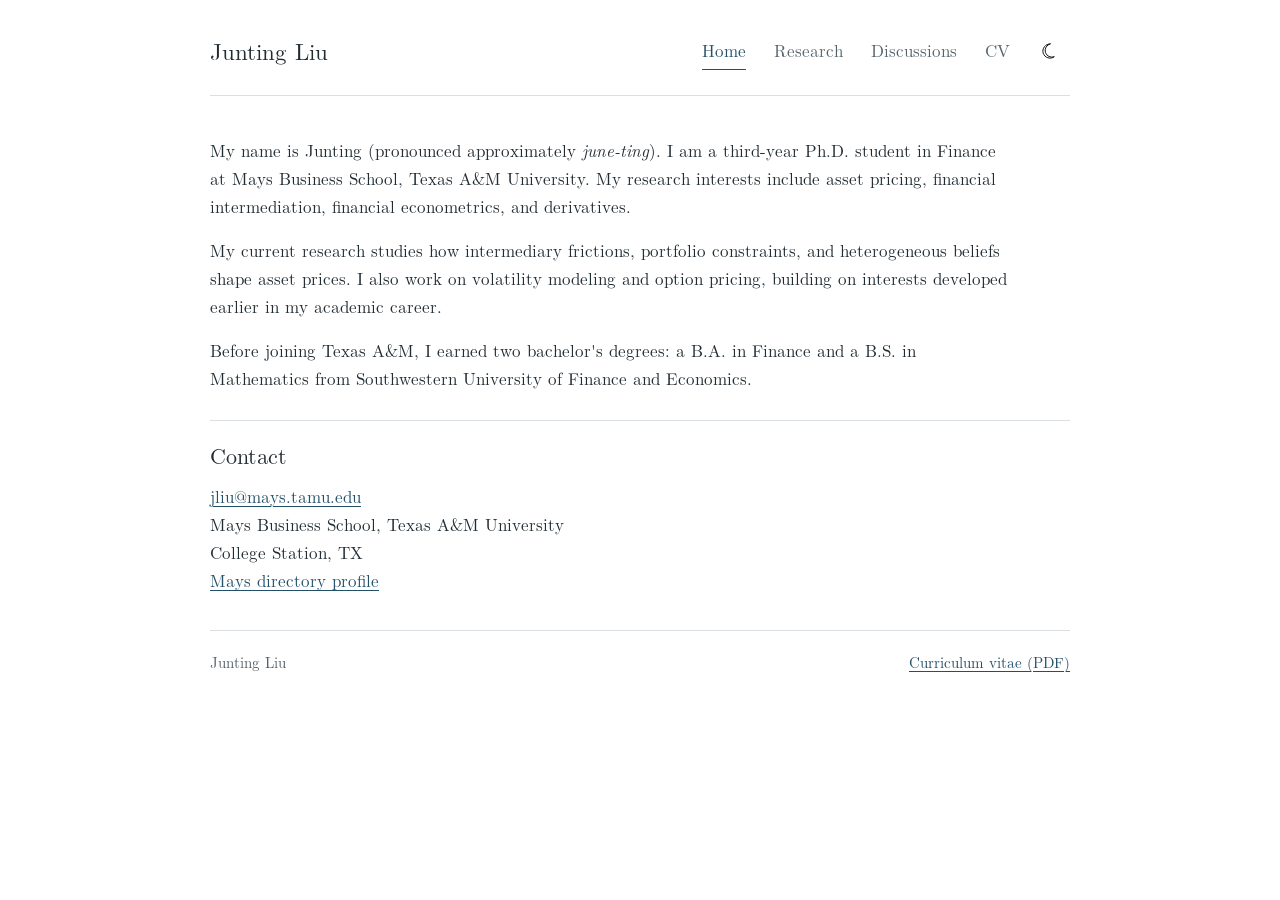
<file: index.html>
<!doctype html>
<html lang="en">
<head>
  <meta charset="utf-8">
  <!-- Google Analytics -->
  <script async src="https://www.googletagmanager.com/gtag/js?id=G-PS5CXYRZGP"></script>
  <script>
    window.dataLayer = window.dataLayer || [];
    function gtag(){dataLayer.push(arguments);}
    gtag('js', new Date());
    gtag('config', 'G-PS5CXYRZGP', {
      allow_google_signals: false,
      allow_ad_personalization_signals: false
    });
  </script>
  <meta name="viewport" content="width=device-width, initial-scale=1">
  <title>Junting Liu, Finance PhD Student at Texas A&amp;M University</title>
  <meta name="description" content="Junting Liu is a Ph.D. student in Finance at Mays Business School, Texas A&M University. Research in asset pricing and financial intermediation.">
  <link rel="canonical" href="https://jtliu99.github.io/">
  <meta name="google-site-verification" content="plLD_HioSbYyQ52yzHlCwXA9hFJlAKX7fOF1kHchPmY">
  <link rel="preload" href="assets/fonts/lmroman10-regular.otf" as="font" type="font/otf" crossorigin>
  <script src="theme.js"></script>
  <link rel="stylesheet" href="style.css">
</head>
<body>
  <a class="skip-link" href="#main">Skip to content</a>
  <header class="site-header"><div class="header-inner">
    <a class="site-name" href="index.html">Junting Liu</a>
    <div class="header-actions">
    <nav aria-label="Main navigation">
      <a href="index.html" aria-current="page">Home</a>
      <a href="research.html">Research</a>
      <a href="discussions.html">Discussions</a>
      <a href="cv.html">CV</a>
    </nav>
      <button class="theme-toggle" type="button" aria-label="Dark mode" aria-pressed="false" title="Switch to dark mode" hidden>
        <svg viewBox="0 0 24 24" fill="none" stroke="currentColor" stroke-width="1.2" stroke-linecap="round" stroke-linejoin="round" aria-hidden="true" focusable="false">
          <path d="M15.07 3.01 A9.5 9.5 0 1 0 15.07 20.99 A9 9 0 1 1 15.07 3.01 Z" transform="rotate(-18 12 12)" />
        </svg>
      </button>
    </div>
  </div></header>
  <main id="main">
    <div class="home-copy">
      <p>My name is Junting (pronounced approximately <em>june-ting</em>). I am a third-year Ph.D. student in Finance at Mays Business School, Texas A&amp;M University. My research interests include asset pricing, financial intermediation, financial econometrics, and derivatives.</p>
      <p>My current research studies how intermediary frictions, portfolio constraints, and heterogeneous beliefs shape asset prices. I also work on volatility modeling and option pricing, building on interests developed earlier in my academic career.</p>
      <p>Before joining Texas A&amp;M, I earned two bachelor's degrees: a B.A. in Finance and a B.S. in Mathematics from Southwestern University of Finance and Economics.</p>
    </div>
    <section class="contact" aria-labelledby="contact-heading">
      <h2 id="contact-heading">Contact</h2>
      <address><a href="mailto:jliu@mays.tamu.edu">jliu@mays.tamu.edu</a><br>Mays Business School, Texas A&amp;M University<br>College Station, TX<br><a href="https://mays.tamu.edu/directory/junting-liu/">Mays directory profile</a></address>
    </section>
  </main>
  <footer class="site-footer"><div class="footer-inner"><span>Junting Liu</span><a href="CV-Junting.pdf">Curriculum vitae (PDF)</a></div></footer>
</body>
</html>
</file>
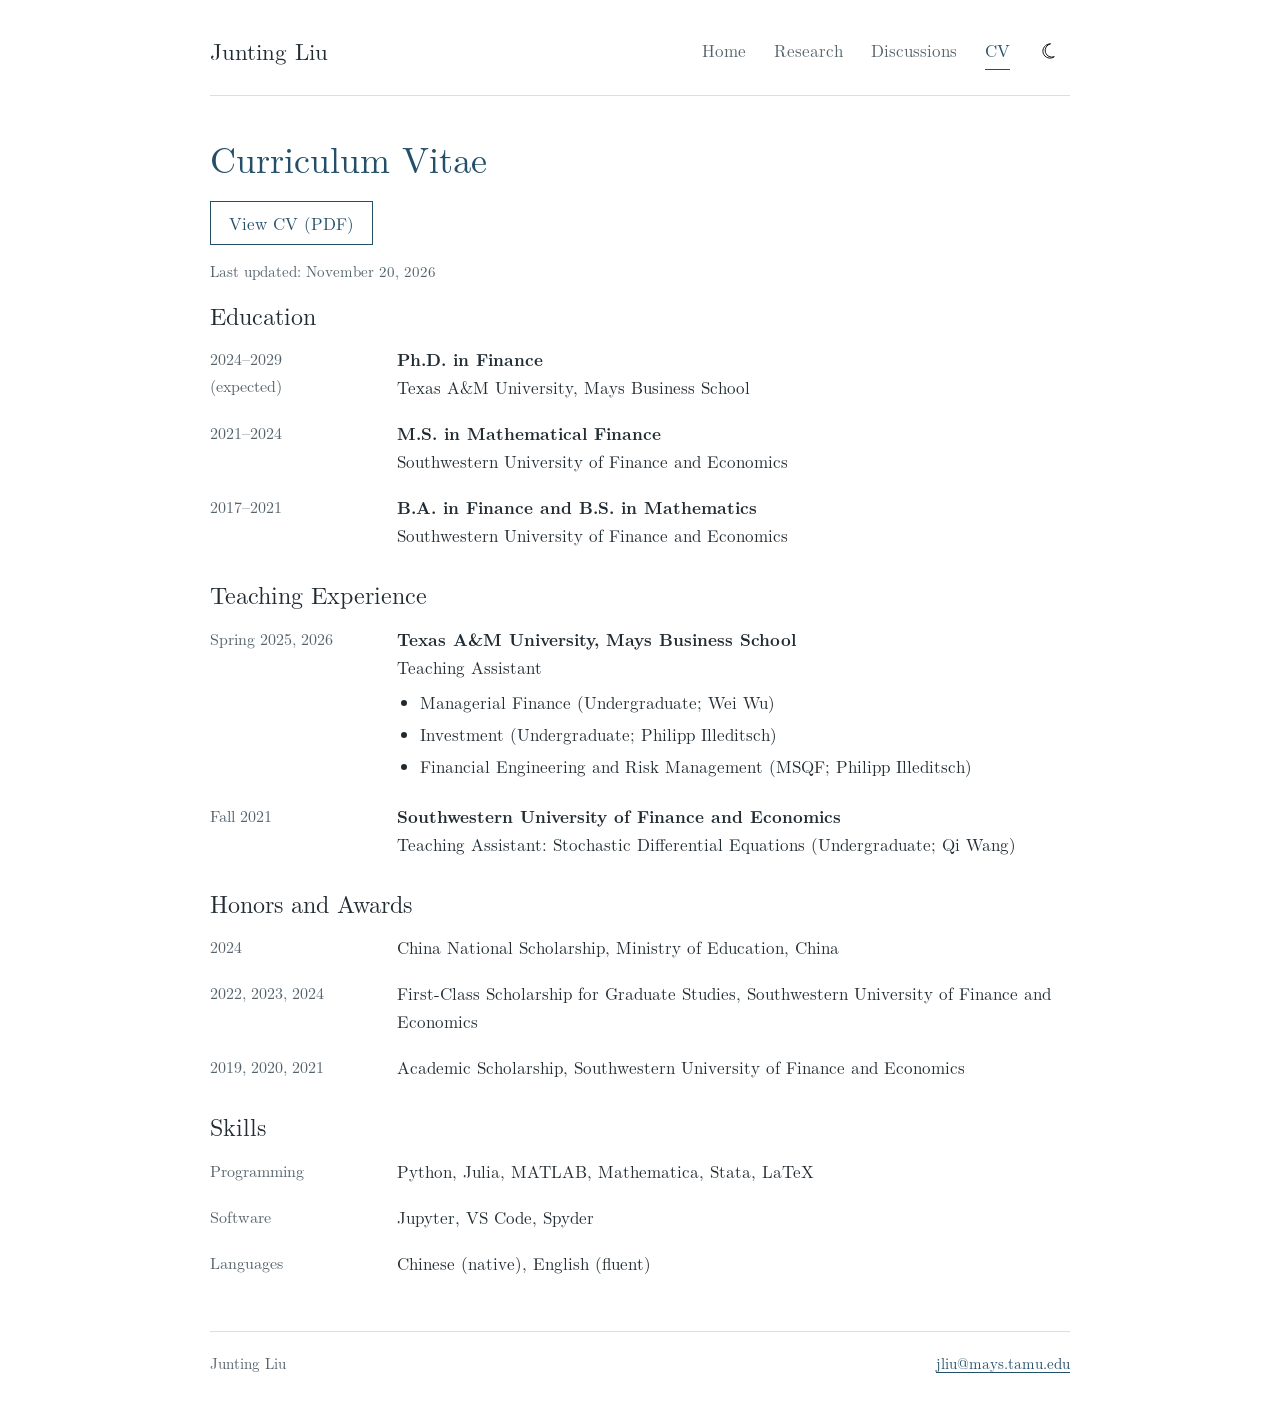
<file: cv.html>
<!doctype html>
<html lang="en">
<head>
  <meta charset="utf-8">
  <!-- Google Analytics -->
  <script async src="https://www.googletagmanager.com/gtag/js?id=G-PS5CXYRZGP"></script>
  <script>
    window.dataLayer = window.dataLayer || [];
    function gtag(){dataLayer.push(arguments);}
    gtag('js', new Date());
    gtag('config', 'G-PS5CXYRZGP', {
      allow_google_signals: false,
      allow_ad_personalization_signals: false
    });
  </script>
  <meta name="viewport" content="width=device-width, initial-scale=1">
  <title>Curriculum Vitae | Junting Liu</title>
  <link rel="canonical" href="https://jtliu99.github.io/cv.html">
  <meta name="description" content="Junting Liu's curriculum vitae, education, teaching experience, honors, and skills.">
  <link rel="preload" href="assets/fonts/lmroman10-regular.otf" as="font" type="font/otf" crossorigin>
  <script src="theme.js"></script>
  <link rel="stylesheet" href="style.css">
</head>
<body>
  <a class="skip-link" href="#main">Skip to content</a>
  <header class="site-header"><div class="header-inner">
    <a class="site-name" href="index.html">Junting Liu</a>
    <div class="header-actions">
    <nav aria-label="Main navigation"><a href="index.html">Home</a><a href="research.html">Research</a><a href="discussions.html">Discussions</a><a href="cv.html" aria-current="page">CV</a></nav>
      <button class="theme-toggle" type="button" aria-label="Dark mode" aria-pressed="false" title="Switch to dark mode" hidden>
        <svg viewBox="0 0 24 24" fill="none" stroke="currentColor" stroke-width="1.2" stroke-linecap="round" stroke-linejoin="round" aria-hidden="true" focusable="false">
          <path d="M15.07 3.01 A9.5 9.5 0 1 0 15.07 20.99 A9 9 0 1 1 15.07 3.01 Z" transform="rotate(-18 12 12)" />
        </svg>
      </button>
    </div>
  </div></header>
  <main id="main">
    <h1>Curriculum Vitae</h1>
    <a class="pdf-link" href="CV-Junting.pdf">View CV (PDF)</a>
    <p class="update">Last updated: November 20, 2026</p>
    <section aria-labelledby="education">
      <h2 id="education">Education</h2>
      <div class="cv-row"><div class="date">2024–2029<br>(expected)</div><p><strong>Ph.D. in Finance</strong><br>Texas A&amp;M University, Mays Business School</p></div>
      <div class="cv-row"><div class="date">2021–2024</div><p><strong>M.S. in Mathematical Finance</strong><br>Southwestern University of Finance and Economics</p></div>
      <div class="cv-row"><div class="date">2017–2021</div><p><strong>B.A. in Finance and B.S. in Mathematics</strong><br>Southwestern University of Finance and Economics</p></div>
    </section>
    <section aria-labelledby="teaching">
      <h2 id="teaching">Teaching Experience</h2>
      <div class="cv-row"><div class="date">Spring 2025, 2026</div><div><strong>Texas A&amp;M University, Mays Business School</strong><br>Teaching Assistant
        <ul><li>Managerial Finance (Undergraduate; Wei Wu)</li><li>Investment (Undergraduate; Philipp Illeditsch)</li><li>Financial Engineering and Risk Management (MSQF; Philipp Illeditsch)</li></ul>
      </div></div>
      <div class="cv-row"><div class="date">Fall 2021</div><p><strong>Southwestern University of Finance and Economics</strong><br>Teaching Assistant: Stochastic Differential Equations (Undergraduate; Qi Wang)</p></div>
    </section>
    <section aria-labelledby="honors">
      <h2 id="honors">Honors and Awards</h2>
      <div class="cv-row"><div class="date">2024</div><p>China National Scholarship, Ministry of Education, China</p></div>
      <div class="cv-row"><div class="date">2022, 2023, 2024</div><p>First-Class Scholarship for Graduate Studies, Southwestern University of Finance and Economics</p></div>
      <div class="cv-row"><div class="date">2019, 2020, 2021</div><p>Academic Scholarship, Southwestern University of Finance and Economics</p></div>
    </section>
    <section aria-labelledby="skills">
      <h2 id="skills">Skills</h2>
      <div class="cv-row"><div class="date">Programming</div><p>Python, Julia, MATLAB, Mathematica, Stata, LaTeX</p></div>
      <div class="cv-row"><div class="date">Software</div><p>Jupyter, VS Code, Spyder</p></div>
      <div class="cv-row"><div class="date">Languages</div><p>Chinese (native), English (fluent)</p></div>
    </section>
  </main>
  <footer class="site-footer"><div class="footer-inner"><span>Junting Liu</span><a href="mailto:jliu@mays.tamu.edu">jliu@mays.tamu.edu</a></div></footer>
</body>
</html>
</file>
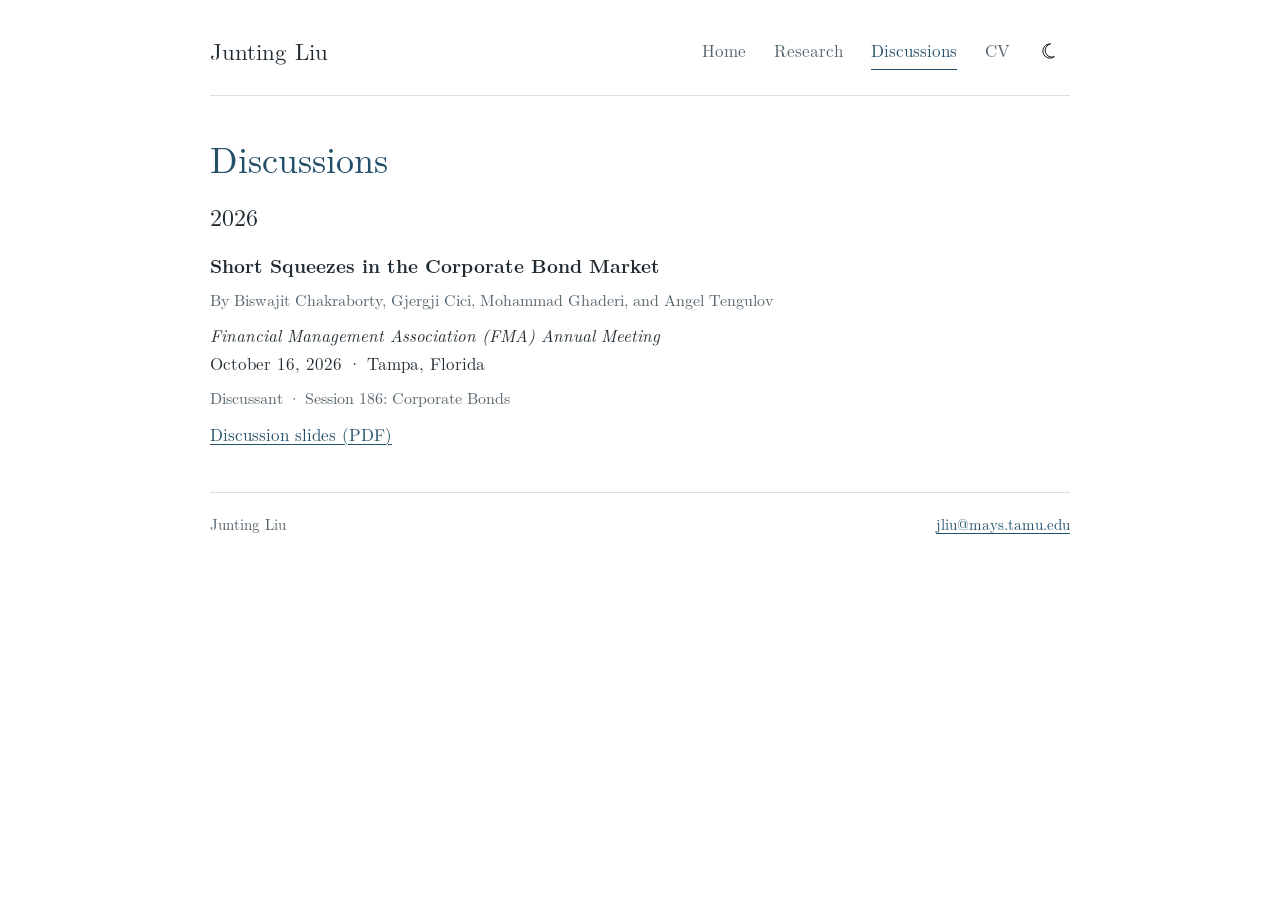
<file: discussions.html>
<!doctype html>
<html lang="en">
<head>
  <meta charset="utf-8">
  <!-- Google Analytics -->
  <script async src="https://www.googletagmanager.com/gtag/js?id=G-PS5CXYRZGP"></script>
  <script>
    window.dataLayer = window.dataLayer || [];
    function gtag(){dataLayer.push(arguments);}
    gtag('js', new Date());
    gtag('config', 'G-PS5CXYRZGP', {
      allow_google_signals: false,
      allow_ad_personalization_signals: false
    });
  </script>
  <meta name="viewport" content="width=device-width, initial-scale=1">
  <title>Discussions | Junting Liu</title>
  <link rel="canonical" href="https://jtliu99.github.io/discussions.html">
  <meta name="description" content="Conference paper discussions by Junting Liu, Ph.D. student in Finance at Mays Business School, Texas A&M University.">
  <link rel="preload" href="assets/fonts/lmroman10-regular.otf" as="font" type="font/otf" crossorigin>
  <script src="theme.js"></script>
  <link rel="stylesheet" href="style.css">
</head>
<body>
  <a class="skip-link" href="#main">Skip to content</a>
  <header class="site-header"><div class="header-inner">
    <a class="site-name" href="index.html">Junting Liu</a>
    <div class="header-actions">
    <nav aria-label="Main navigation"><a href="index.html">Home</a><a href="research.html">Research</a><a href="discussions.html" aria-current="page">Discussions</a><a href="cv.html">CV</a></nav>
      <button class="theme-toggle" type="button" aria-label="Dark mode" aria-pressed="false" title="Switch to dark mode" hidden>
        <svg viewBox="0 0 24 24" fill="none" stroke="currentColor" stroke-width="1.2" stroke-linecap="round" stroke-linejoin="round" aria-hidden="true" focusable="false">
          <path d="M15.07 3.01 A9.5 9.5 0 1 0 15.07 20.99 A9 9 0 1 1 15.07 3.01 Z" transform="rotate(-18 12 12)" />
        </svg>
      </button>
    </div>
  </div></header>
  <main id="main">
    <h1>Discussions</h1>
    <section aria-labelledby="discussions-2026">
      <h2 id="discussions-2026">2026</h2>
      <article class="paper">
        <h3>Short Squeezes in the Corporate Bond Market</h3>
        <p class="byline">By Biswajit Chakraborty, Gjergji Cici, Mohammad Ghaderi, and Angel Tengulov</p>
        <p><em>Financial Management Association (FMA) Annual Meeting</em><br><time datetime="2026-10-16">October 16, 2026</time> · Tampa, Florida</p>
        <p class="status">Discussant · Session 186: Corporate Bonds</p>
        <p><a href="https://drive.google.com/file/d/1QUr2h1a2eVXJVfX9wTLat1TwrVuUHxIK/view?usp=drivesdk">Discussion slides (PDF)</a></p>
      </article>
    </section>
  </main>
  <footer class="site-footer"><div class="footer-inner"><span>Junting Liu</span><a href="mailto:jliu@mays.tamu.edu">jliu@mays.tamu.edu</a></div></footer>
</body>
</html>
</file>
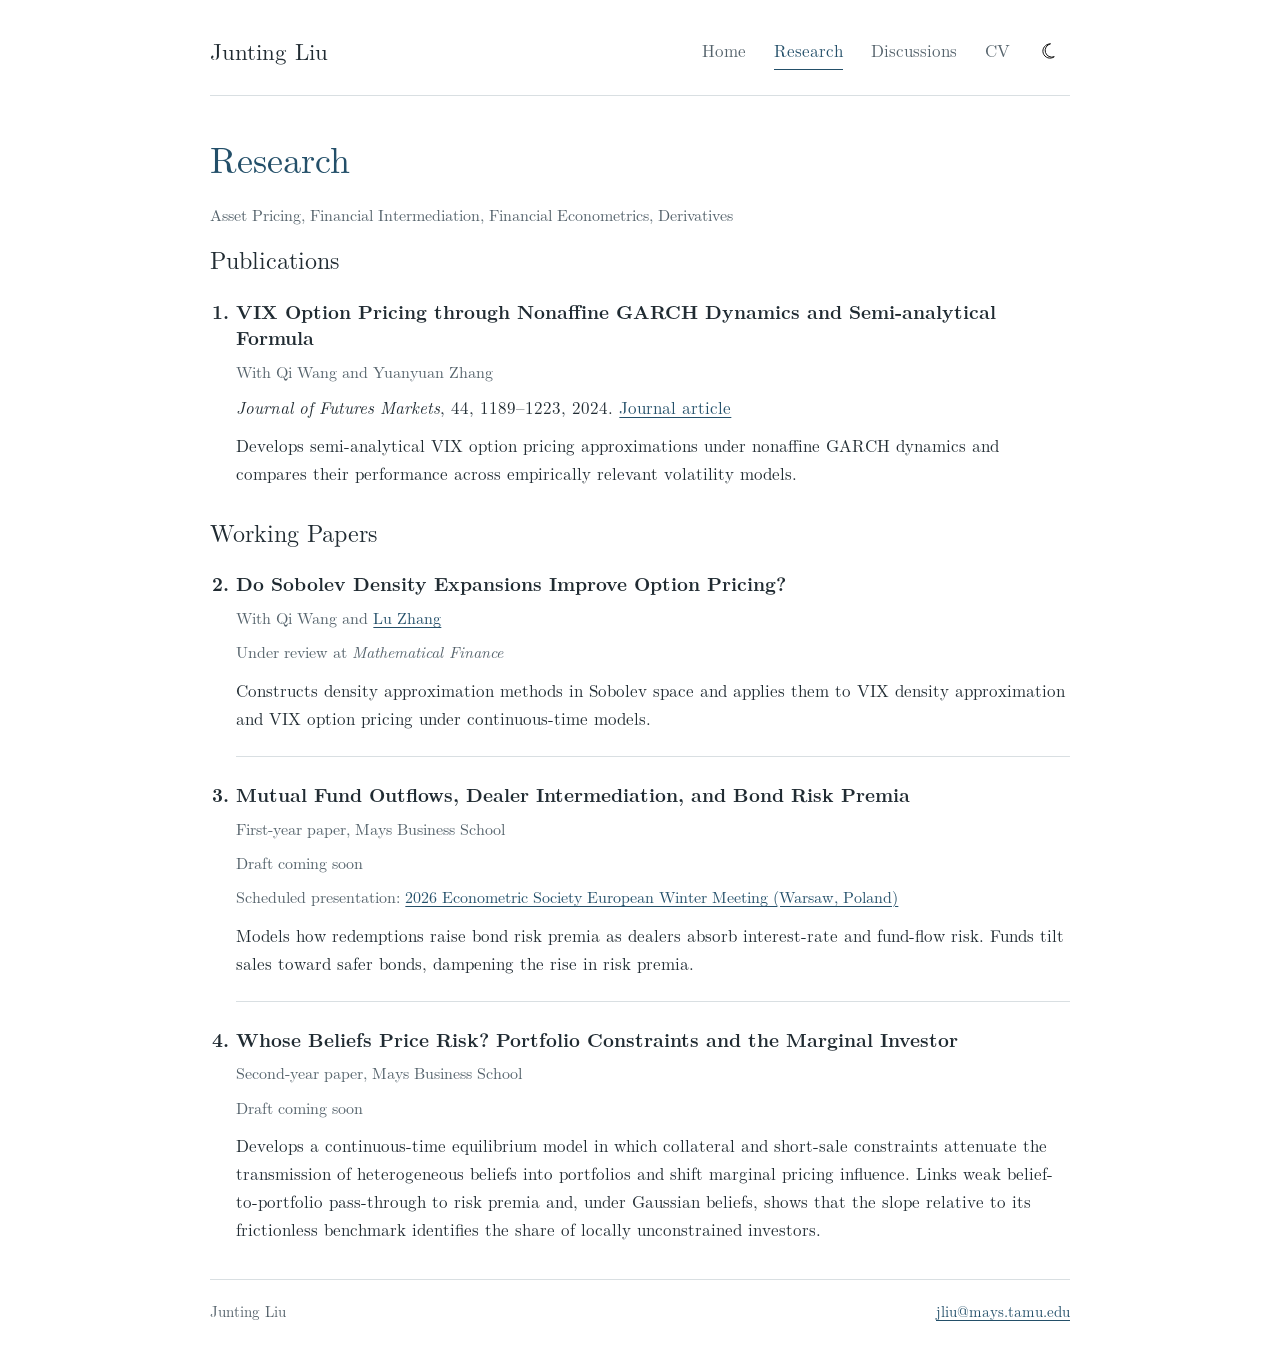
<file: research.html>
<!doctype html>
<html lang="en">
<head>
  <meta charset="utf-8">
  <!-- Google Analytics -->
  <script async src="https://www.googletagmanager.com/gtag/js?id=G-PS5CXYRZGP"></script>
  <script>
    window.dataLayer = window.dataLayer || [];
    function gtag(){dataLayer.push(arguments);}
    gtag('js', new Date());
    gtag('config', 'G-PS5CXYRZGP', {
      allow_google_signals: false,
      allow_ad_personalization_signals: false
    });
  </script>
  <meta name="viewport" content="width=device-width, initial-scale=1">
  <title>Research | Junting Liu</title>
  <link rel="canonical" href="https://jtliu99.github.io/research.html">
  <meta name="description" content="Publications and working papers by Junting Liu in asset pricing, financial intermediation, financial econometrics, and derivatives.">
  <link rel="preload" href="assets/fonts/lmroman10-regular.otf" as="font" type="font/otf" crossorigin>
  <script src="theme.js"></script>
  <link rel="stylesheet" href="style.css">
</head>
<body>
  <a class="skip-link" href="#main">Skip to content</a>
  <header class="site-header"><div class="header-inner">
    <a class="site-name" href="index.html">Junting Liu</a>
    <div class="header-actions">
    <nav aria-label="Main navigation"><a href="index.html">Home</a><a href="research.html" aria-current="page">Research</a><a href="discussions.html">Discussions</a><a href="cv.html">CV</a></nav>
      <button class="theme-toggle" type="button" aria-label="Dark mode" aria-pressed="false" title="Switch to dark mode" hidden>
        <svg viewBox="0 0 24 24" fill="none" stroke="currentColor" stroke-width="1.2" stroke-linecap="round" stroke-linejoin="round" aria-hidden="true" focusable="false">
          <path d="M15.07 3.01 A9.5 9.5 0 1 0 15.07 20.99 A9 9 0 1 1 15.07 3.01 Z" transform="rotate(-18 12 12)" />
        </svg>
      </button>
    </div>
  </div></header>
  <main id="main">
    <h1>Research</h1>
    <p class="interests">Asset Pricing, Financial Intermediation, Financial Econometrics, Derivatives</p>
    <section aria-labelledby="publications">
      <h2 id="publications">Publications</h2>
      <ol class="paper-list">
      <li class="paper"><article>
        <h3><a class="paper-title-link" href="https://doi.org/10.1002/fut.22504">VIX Option Pricing through Nonaffine GARCH Dynamics and Semi-analytical Formula</a></h3>
        <p class="byline">With Qi Wang and Yuanyuan Zhang</p>
        <p><em>Journal of Futures Markets</em>, 44, 1189–1223, 2024. <a href="https://doi.org/10.1002/fut.22504">Journal article</a></p>
        <p class="abstract">Develops semi-analytical VIX option pricing approximations under nonaffine GARCH dynamics and compares their performance across empirically relevant volatility models.</p>
      </article></li>
      </ol>
    </section>
    <section aria-labelledby="working-papers">
      <h2 id="working-papers">Working Papers</h2>
      <ol class="paper-list" start="2">
      <li class="paper"><article>
        <h3>Do Sobolev Density Expansions Improve Option Pricing?</h3>
        <p class="byline">With Qi Wang and <a href="https://luzhanghpp.github.io">Lu Zhang</a></p>
        <p class="status">Under review at <em>Mathematical Finance</em></p>
        <p class="abstract">Constructs density approximation methods in Sobolev space and applies them to VIX density approximation and VIX option pricing under continuous-time models.</p>
      </article></li>
      <li class="paper"><article>
        <h3>Mutual Fund Outflows, Dealer Intermediation, and Bond Risk Premia</h3>
        <p class="byline">First-year paper, Mays Business School</p>
        <p class="status">Draft coming soon</p>
        <p class="status">Scheduled presentation: <a href="https://ewmes2026.pl/">2026 Econometric Society European Winter Meeting (Warsaw, Poland)</a></p>
        <p class="abstract">Models how redemptions raise bond risk premia as dealers absorb interest-rate and fund-flow risk. Funds tilt sales toward safer bonds, dampening the rise in risk premia.</p>
      </article></li>
      <li class="paper"><article>
        <h3>Whose Beliefs Price Risk? Portfolio Constraints and the Marginal Investor</h3>
        <p class="byline">Second-year paper, Mays Business School</p>
        <p class="status">Draft coming soon</p>
        <p class="abstract">Develops a continuous-time equilibrium model in which collateral and short-sale constraints attenuate the transmission of heterogeneous beliefs into portfolios and shift marginal pricing influence. Links weak belief-to-portfolio pass-through to risk premia and, under Gaussian beliefs, shows that the slope relative to its frictionless benchmark identifies the share of locally unconstrained investors.</p>
      </article></li>
      </ol>
    </section>
  </main>
  <footer class="site-footer"><div class="footer-inner"><span>Junting Liu</span><a href="mailto:jliu@mays.tamu.edu">jliu@mays.tamu.edu</a></div></footer>
</body>
</html>
</file>
<file: style.css>
@font-face {
  font-family: 'Latin Modern Roman';
  src: url('assets/fonts/lmroman10-regular.otf') format('opentype');
  font-style: normal;
  font-weight: 400;
  font-display: swap;
}
@font-face {
  font-family: 'Latin Modern Roman';
  src: url('assets/fonts/lmroman10-bold.otf') format('opentype');
  font-style: normal;
  font-weight: 700;
  font-display: swap;
}
@font-face {
  font-family: 'Latin Modern Roman';
  src: url('assets/fonts/lmroman10-italic.otf') format('opentype');
  font-style: italic;
  font-weight: 400;
  font-display: swap;
}
@font-face {
  font-family: 'Latin Modern Roman';
  src: url('assets/fonts/lmroman10-bolditalic.otf') format('opentype');
  font-style: italic;
  font-weight: 700;
  font-display: swap;
}
:root {
  --body-size: 17px;
  --title-size: 36px;
  --heading-size: 24px;
  --ink: #202b32;
  --muted: #53616a;
  --accent: #234f69;
  --rule: #d9dfe2;
  --background: #fff;
  --hover: #f4f7f8;
  --link-hover: #0e293d;
  --icon: #111;
  color-scheme: light;
}
:root[data-theme='dark'] {
  --ink: #e2e5e8;
  --muted: #adb6bd;
  --accent: #a5c4d8;
  --rule: #363d44;
  --background: #191d21;
  --hover: #262d34;
  --link-hover: #d0e5f2;
  --icon: #e2e5e8;
  color-scheme: dark;
}
* { box-sizing: border-box; }
html { scroll-behavior: smooth; }
body {
  margin: 0;
  background: var(--background);
  color: var(--ink);
  font-family: 'Latin Modern Roman', serif;
  font-size: var(--body-size);
  line-height: 1.65;
  font-synthesis: none;
  -webkit-font-smoothing: antialiased;
}
a { color: var(--accent); text-decoration-thickness: 1px; text-underline-offset: .19em; }
a:hover { color: var(--link-hover); text-decoration-thickness: 2px; }
a:focus-visible, button:focus-visible { outline: 2px solid var(--accent); outline-offset: 5px; }
button, input, select, textarea { font: inherit; }
.skip-link { position: absolute; top: -100px; left: 20px; background: var(--background); padding: 8px 14px; z-index: 3; }
.skip-link:focus { top: 12px; }
.site-header, main, .site-footer { max-width: 940px; margin-inline: auto; padding-inline: 40px; }
.header-inner { display: flex; align-items: center; justify-content: space-between; gap: 28px; padding-block: 31px 24px; border-bottom: 1px solid var(--rule); }
.site-name { font-size: 23px; color: var(--ink); text-decoration: none; white-space: nowrap; }
.header-actions { display: flex; align-items: center; gap: 20px; }
.theme-toggle { display: inline-flex; align-items: center; justify-content: center; flex: 0 0 40px; width: 40px; height: 40px; padding: 8px; border: 0; border-radius: 50%; background: transparent; color: var(--icon); cursor: pointer; }
.theme-toggle[hidden] { display: none; }
.theme-toggle:hover { background: var(--hover); }
.theme-toggle svg { display: block; width: 18px; height: 18px; }
nav { display: flex; flex-wrap: wrap; gap: 8px 28px; }
nav a { color: var(--muted); text-decoration: none; padding-block: 4px; font-size: 17px; }
nav a[aria-current='page'] { color: var(--accent); border-bottom: 1px solid var(--accent); }
main { padding-top: 40px; padding-bottom: 36px; }
h1, h2, h3, p { margin-top: 0; }
h1 { margin-bottom: 22px; font-size: var(--title-size); line-height: 1.2; font-weight: 400; color: var(--accent); }
h2 { font-size: var(--heading-size); line-height: 1.3; font-weight: 400; margin-bottom: 14px; }
h3 { font-size: 19px; line-height: 1.4; margin-bottom: 8px; font-weight: 700; }
p { margin-bottom: 16px; }
.intro { margin-bottom: 38px; }
.intro h1 { margin-bottom: 12px; }
.subtitle { font-size: 19px; line-height: 1.5; color: var(--muted); }
.home-copy { max-width: 800px; }
section + section { margin-top: 30px; }
.contact { margin-top: 28px; padding-top: 20px; border-top: 1px solid var(--rule); }
.contact h2 { font-size: 22px; margin-bottom: 12px; }
address { font-style: normal; }
.interests { color: var(--muted); font-size: 16px; line-height: 1.7; }
.paper-list { margin: 0; padding-left: 1.55em; }
.paper { margin-top: 20px; }
.paper::marker { font-size: 19px; font-weight: 700; }
.paper-title-link { display: block; position: relative; color: inherit; text-decoration: none; }
.paper-title-link::before { content: ''; position: absolute; inset: 0 0 0 -1.4em; }
.paper-title-link:hover { color: var(--accent); text-decoration: underline; }
.paper + .paper { margin-top: 24px; padding-top: 22px; border-top: 1px solid var(--rule); }
.paper p { margin-bottom: 8px; }
.paper .abstract { margin-top: 10px; margin-bottom: 0; font-size: 17px; line-height: 1.65; }
.byline, .status { font-size: 16px; color: var(--muted); }
.pdf-link { display: inline-block; padding: 7px 18px; border: 1px solid var(--accent); text-decoration: none; }
.pdf-link:hover { background: var(--hover); }
.update { font-size: 15px; color: var(--muted); margin-top: 14px; }
.cv-row { display: grid; grid-template-columns: 165px minmax(0, 1fr); gap: 22px; margin-bottom: 18px; }
.cv-row p { margin-bottom: 0; }
.date { color: var(--muted); font-size: 16px; padding-top: 1px; }
.cv-row ul { margin-block: 7px 0; padding-left: 23px; }
.cv-row li { margin-bottom: 4px; }
.site-footer { padding-bottom: 30px; font-size: 15px; color: var(--muted); }
.footer-inner { border-top: 1px solid var(--rule); padding-top: 19px; display: flex; justify-content: space-between; gap: 12px; }
@media (max-width: 640px) {
  :root { --body-size: 17px; --title-size: 32px; --heading-size: 22px; }
  .site-header, main, .site-footer { padding-inline: 24px; }
  .header-inner { padding-block: 23px 19px; flex-wrap: wrap; gap: 14px 30px; }
  .header-actions { width: 100%; justify-content: space-between; gap: 12px; }
  nav { gap: 8px 18px; }
  main { padding-top: 30px; }
  .intro { margin-bottom: 30px; }
  .cv-row { grid-template-columns: 1fr; gap: 5px; }
  .footer-inner { flex-direction: column; }
}
@media (prefers-reduced-motion: reduce) { html { scroll-behavior: auto; } }
</file>
